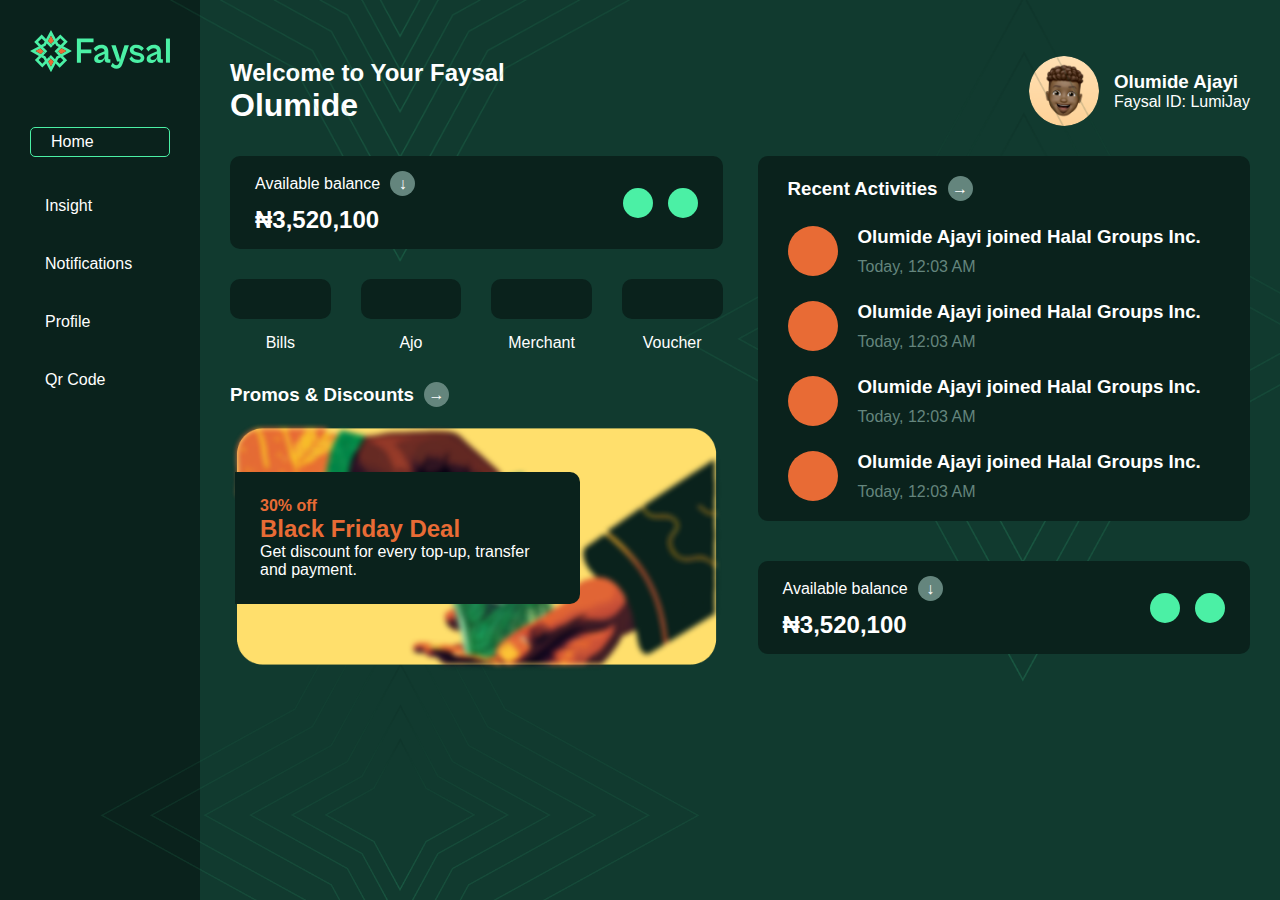
<file: index.html>
<!DOCTYPE html>
<html lang="en">

<head>
    <meta charset="UTF-8">
    <meta http-equiv="X-UA-Compatible" content="IE=edge">
    <meta name="viewport" content="width=device-width, initial-scale=1.0">
    <title>Dashboard</title>
</head>
<link href="https://fonts.cdnfonts.com/css/br-firma" rel="stylesheet">
<link rel="stylesheet" href="https://cdnjs.cloudflare.com/ajax/libs/font-awesome/6.2.1/css/all.min.css"
    integrity="sha512-MV7K8+y+gLIBoVD59lQIYicR65iaqukzvf/nwasF0nqhPay5w/9lJmVM2hMDcnK1OnMGCdVK+iQrJ7lzPJQd1w=="
    crossorigin="anonymous" referrerpolicy="no-referrer" />
<link rel="stylesheet" href="style.css">

<body>
    <img src="/image/topStar.png" alt="" class="topStar">
    <img src="/image/rightStar.png" alt="" class="rightStar">
    <img src="/image/bottomStar.png" alt="" class="bottomStar">
    <div class="grid-container">
        <header class="header">
            <div class="header__logo">
                <img src="image/Logo.svg" alt="">
            </div>
            <div class="header__menue">
                <button id="showNav">
                    <i class="fas fa-bars-staggered"></i>
                </button>
            </div>
        </header>
        <!-- Sidebar Start -->
        <aside class="sidebar" id="sidebar">
            <div class="logo">
                <img src="image/Logo.svg" alt="Logo">
                <button id="closeNav">X</button>
            </div>
            <ul class="menues">
                <li class="menueItems">
                    <a href="/" class="active">
                        <i class="fas fa-home"></i> <span>Home</span>
                    </a>
                </li>
                <li class="menueItems">
                    <a href="/">
                        <i class="fas fa-chart-pie"></i> <span>Insight</span>
                    </a>
                </li>
                <li class="menueItems">
                    <a href="/" title="Notification">
                        <i class="fas fa-bell"></i> <span>Notifications</span>
                    </a>
                </li>
                <li class="menueItems">
                    <a href="/">
                        <i class="fas fa-user"></i> <span>Profile</span>
                    </a>
                </li>
                <li class="menueItems">
                    <a href="/">
                        <i class="fas fa-qrcode"></i> <span>Qr Code</span>
                    </a>
                </li>
            </ul>
        </aside>
        <!-- Sidebar Ends -->

        <!-- main Start -->
        <main class="main-container">

            <div class="userInfo">
                <div class="userInfo__left">
                    <h2>Welcome to Your Faysal</h2>
                    <h1>Olumide</h1>
                </div>
                <div class="userInfo__right">
                    <div class="profileImg">
                        <img src="/image/profile.png" alt="">
                    </div>
                    <div class="userName">
                        <h3>Olumide Ajayi</h3>
                        <p>Faysal ID: LumiJay</p>
                    </div>
                </div>
            </div>
            <div class="activities">
                <div class="left__activities">
                    <div class="balance">
                        <div class="balance__left">
                            <div class="balance__tag">
                                <p>Available balance</p>
                                <span>&#8595;</span>
                            </div>
                            <div class="balance__amount">
                                <h2>₦3,520,100</h2>
                            </div>
                        </div>
                        <div class="balance__right">
                            <div>
                                <i class="fas fa-paper-plane"></i>
                            </div>
                            <div>
                                <i class="fas fa-chevron-right"></i>
                            </div>
                        </div>
                    </div>
                    <div class="activities__nav">
                        <div class="activity">
                            <div class="activity__info">
                                <i class="fas fa-credit-card"></i>
                            </div>
                            <p>Bills</p>
                        </div>
                        <div class="activity">
                            <div class="activity__info">
                                <i class="fas fa-lock"></i>
                            </div>
                            <p>Ajo</p>
                        </div>
                        <div class="activity">
                            <div class="activity__info">
                                <i class="fas fa-cart-shopping"></i>
                            </div>
                            <p>Merchant</p>
                        </div>
                        <div class="activity">
                            <div class="activity__info">
                                <i class="fas fa-credit-card"></i>
                            </div>
                            <p>Voucher</p>
                        </div>
                    </div>
                    <div class="promo__nav">
                        <div class="balance__tag">
                            <h3>Promos & Discounts</h3>
                            <span>&#8594;</span>
                        </div>
                        <div class="promo__card">
                            <img src="image/exchange.png" alt="">
                            <div class="promo__info">
                                <h4>30% off</h4>
                                <h2>Black Friday Deal</h2>
                                <p>Get discount for every top-up,
                                    transfer and payment.</p>
                            </div>
                        </div>
                    </div>
                </div>
                <div class="right__activities">
                    <div class="recent__activities">
                        <div class="balance__tag">
                            <h3>Recent Activities</h3>
                            <span>&#8594;</span>
                        </div>
                        <div class="recent__activity">
                            <div class="recent__bell">
                                <i class="fas fa-bell"></i>
                            </div>
                            <div class="recent__info">
                                <h3>
                                    Olumide Ajayi joined Halal Groups Inc.
                                </h3>
                                <p class="moreInfo">
                                    Today, 12:03 AM
                                </p>
                            </div>
                        </div>
                        <div class="recent__activity">
                            <div class="recent__bell">
                                <i class="fas fa-bell"></i>
                            </div>
                            <div class="recent__info">
                                <h3>
                                    Olumide Ajayi joined Halal Groups Inc.
                                </h3>
                                <p class="moreInfo">
                                    Today, 12:03 AM
                                </p>
                            </div>
                        </div>
                        <div class="recent__activity">
                            <div class="recent__bell">
                                <i class="fas fa-bell"></i>
                            </div>
                            <div class="recent__info">
                                <h3>
                                    Olumide Ajayi joined Halal Groups Inc.
                                </h3>
                                <p class="moreInfo">
                                    Today, 12:03 AM
                                </p>
                            </div>
                        </div>
                        <div class="recent__activity">
                            <div class="recent__bell">
                                <i class="fas fa-bell"></i>
                            </div>
                            <div class="recent__info">
                                <h3>
                                    Olumide Ajayi joined Halal Groups Inc.
                                </h3>
                                <p class="moreInfo">
                                    Today, 12:03 AM
                                </p>
                            </div>
                        </div>
                    </div>
                    <div class="balance">
                        <div class="balance__left">
                            <div class="balance__tag">
                                <p>Available balance</p>
                                <span>&#8595;</span>
                            </div>
                            <div class="balance__amount">
                                <h2>₦3,520,100</h2>
                            </div>
                        </div>
                        <div class="balance__right">
                            <div>
                                <i class="fas fa-paper-plane"></i>
                            </div>
                            <div>
                                <i class="fas fa-chevron-right"></i>
                            </div>
                        </div>
                    </div>
                </div>
            </div>
        </main>
        <!-- main Ends -->

    </div>

    <script src="./script.js"></script>
    <!-- <script src="https://cdn.jsdelivr.net/npm/apexcharts"></script> -->
</body>

</html>
</file>
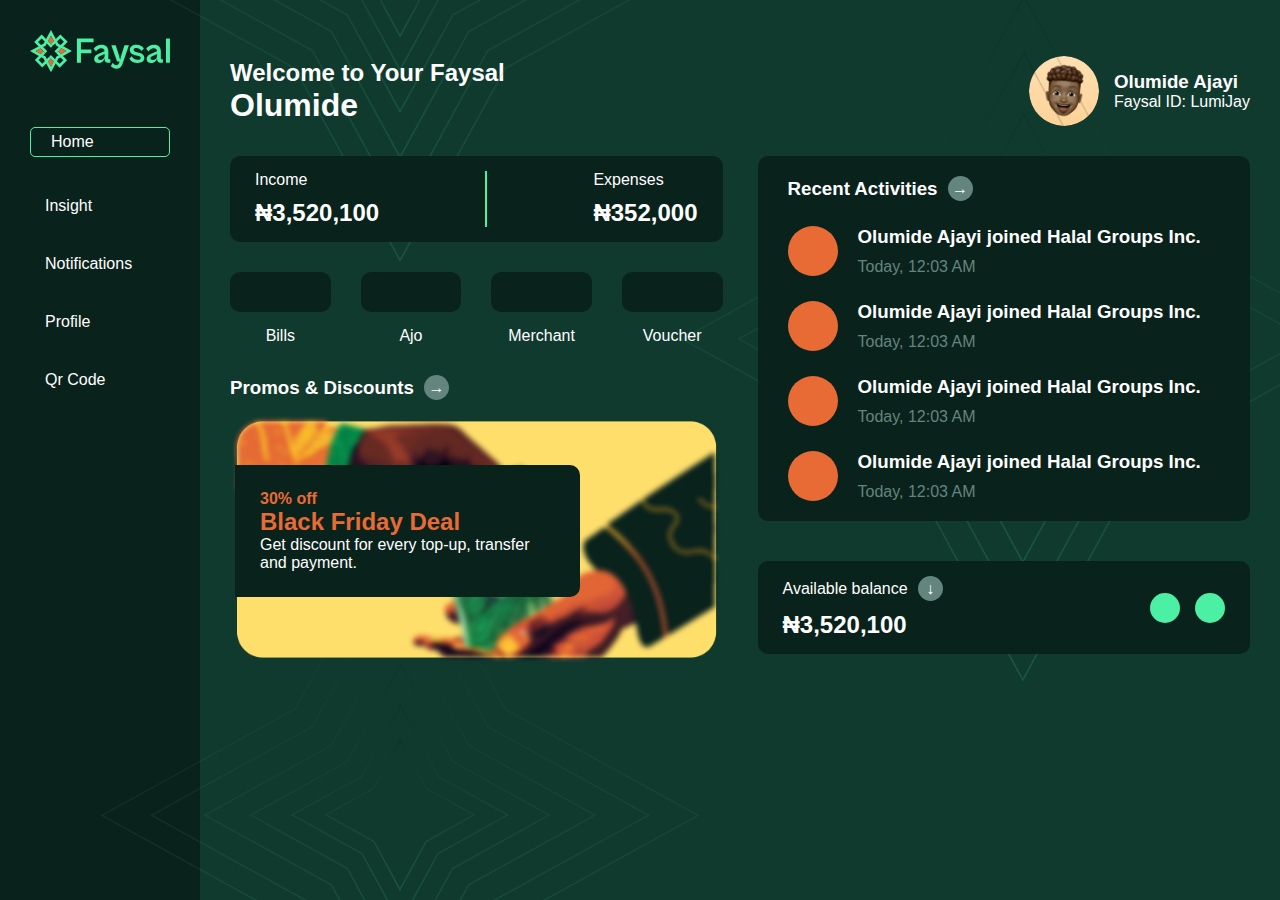
<file: insight.html>
<!DOCTYPE html>
<html lang="en">

<head>
    <meta charset="UTF-8">
    <meta http-equiv="X-UA-Compatible" content="IE=edge">
    <meta name="viewport" content="width=device-width, initial-scale=1.0">
    <title>Dashboard</title>
</head>
<link href="https://fonts.cdnfonts.com/css/br-firma" rel="stylesheet">
<link rel="stylesheet" href="https://cdnjs.cloudflare.com/ajax/libs/font-awesome/6.2.1/css/all.min.css"
    integrity="sha512-MV7K8+y+gLIBoVD59lQIYicR65iaqukzvf/nwasF0nqhPay5w/9lJmVM2hMDcnK1OnMGCdVK+iQrJ7lzPJQd1w=="
    crossorigin="anonymous" referrerpolicy="no-referrer" />
<link rel="stylesheet" href="style.css">
<link rel="stylesheet" href="insight.css">

<body>
    <img src="/image/topStar.png" alt="" class="topStar">
    <img src="/image/rightStar.png" alt="" class="rightStar">
    <img src="/image/bottomStar.png" alt="" class="bottomStar">
    <div class="grid-container">
        <header class="header">
            <div class="header__logo">
                <img src="image/Logo.svg" alt="">
            </div>
            <div class="header__menue">
                <button id="showNav">
                    <i class="fas fa-bars-staggered"></i>
                </button>
            </div>
        </header>
        <!-- Sidebar Start -->
        <aside class="sidebar" id="sidebar">
            <div class="logo">
                <img src="image/Logo.svg" alt="Logo">
                <button id="closeNav">X</button>
            </div>
            <ul class="menues">
                <li class="menueItems">
                    <a href="/" class="active">
                        <i class="fas fa-home"></i> <span>Home</span>
                    </a>
                </li>
                <li class="menueItems">
                    <a href="/">
                        <i class="fas fa-chart-pie"></i> <span>Insight</span>
                    </a>
                </li>
                <li class="menueItems">
                    <a href="/" title="Notification">
                        <i class="fas fa-bell"></i> <span>Notifications</span>
                    </a>
                </li>
                <li class="menueItems">
                    <a href="/">
                        <i class="fas fa-user"></i> <span>Profile</span>
                    </a>
                </li>
                <li class="menueItems">
                    <a href="/">
                        <i class="fas fa-qrcode"></i> <span>Qr Code</span>
                    </a>
                </li>
            </ul>
        </aside>
        <!-- Sidebar Ends -->

        <!-- main Start -->
        <main class="main-container">

            <div class="userInfo">
                <div class="userInfo__left">
                    <h2>Welcome to Your Faysal</h2>
                    <h1>Olumide</h1>
                </div>
                <div class="userInfo__right">
                    <div class="profileImg">
                        <img src="/image/profile.png" alt="">
                    </div>
                    <div class="userName">
                        <h3>Olumide Ajayi</h3>
                        <p>Faysal ID: LumiJay</p>
                    </div>
                </div>
            </div>
            <div class="activities">
                <div class="left__activities">
                    <div class="balance">
                        <div class="balance__left">
                            <div class="balance__tag">
                                <p>Income</p>
                            </div>
                            <div class="balance__amount">
                                <h2>₦3,520,100</h2>
                            </div>

                        </div>
                        <hr>
                        <div class="balance__left">
                            <div class="balance__tag">
                                <p>Expenses</p>
                            </div>
                            <div class="balance__amount">
                                <h2>₦352,000</h2>
                            </div>

                        </div>
                    </div>
                    <div class="activities__nav">
                        <div class="activity">
                            <div class="activity__info">
                                <i class="fas fa-credit-card"></i>
                            </div>
                            <p>Bills</p>
                        </div>
                        <div class="activity">
                            <div class="activity__info">
                                <i class="fas fa-lock"></i>
                            </div>
                            <p>Ajo</p>
                        </div>
                        <div class="activity">
                            <div class="activity__info">
                                <i class="fas fa-cart-shopping"></i>
                            </div>
                            <p>Merchant</p>
                        </div>
                        <div class="activity">
                            <div class="activity__info">
                                <i class="fas fa-credit-card"></i>
                            </div>
                            <p>Voucher</p>
                        </div>
                    </div>
                    <div class="promo__nav">
                        <div class="balance__tag">
                            <h3>Promos & Discounts</h3>
                            <span>&#8594;</span>
                        </div>
                        <div class="promo__card">
                            <img src="image/exchange.png" alt="">
                            <div class="promo__info">
                                <h4>30% off</h4>
                                <h2>Black Friday Deal</h2>
                                <p>Get discount for every top-up,
                                    transfer and payment.</p>
                            </div>
                        </div>
                    </div>
                </div>
                <div class="right__activities">
                    <div class="recent__activities">
                        <div class="balance__tag">
                            <h3>Recent Activities</h3>
                            <span>&#8594;</span>
                        </div>
                        <div class="recent__activity">
                            <div class="recent__bell">
                                <i class="fas fa-bell"></i>
                            </div>
                            <div class="recent__info">
                                <h3>
                                    Olumide Ajayi joined Halal Groups Inc.
                                </h3>
                                <p class="moreInfo">
                                    Today, 12:03 AM
                                </p>
                            </div>
                        </div>
                        <div class="recent__activity">
                            <div class="recent__bell">
                                <i class="fas fa-bell"></i>
                            </div>
                            <div class="recent__info">
                                <h3>
                                    Olumide Ajayi joined Halal Groups Inc.
                                </h3>
                                <p class="moreInfo">
                                    Today, 12:03 AM
                                </p>
                            </div>
                        </div>
                        <div class="recent__activity">
                            <div class="recent__bell">
                                <i class="fas fa-bell"></i>
                            </div>
                            <div class="recent__info">
                                <h3>
                                    Olumide Ajayi joined Halal Groups Inc.
                                </h3>
                                <p class="moreInfo">
                                    Today, 12:03 AM
                                </p>
                            </div>
                        </div>
                        <div class="recent__activity">
                            <div class="recent__bell">
                                <i class="fas fa-bell"></i>
                            </div>
                            <div class="recent__info">
                                <h3>
                                    Olumide Ajayi joined Halal Groups Inc.
                                </h3>
                                <p class="moreInfo">
                                    Today, 12:03 AM
                                </p>
                            </div>
                        </div>
                    </div>
                    <div class="balance">
                        <div class="balance__left">
                            <div class="balance__tag">
                                <p>Available balance</p>
                                <span>&#8595;</span>
                            </div>
                            <div class="balance__amount">
                                <h2>₦3,520,100</h2>
                            </div>
                        </div>
                        <div class="balance__right">
                            <div>
                                <i class="fas fa-paper-plane"></i>
                            </div>
                            <div>
                                <i class="fas fa-chevron-right"></i>
                            </div>
                        </div>
                    </div>
                </div>
            </div>
        </main>
        <!-- main Ends -->

    </div>

    <!-- <script src="https://cdn.jsdelivr.net/npm/apexcharts"></script> -->
    <script src="script.js"></script>
</body>

</html>
</file>
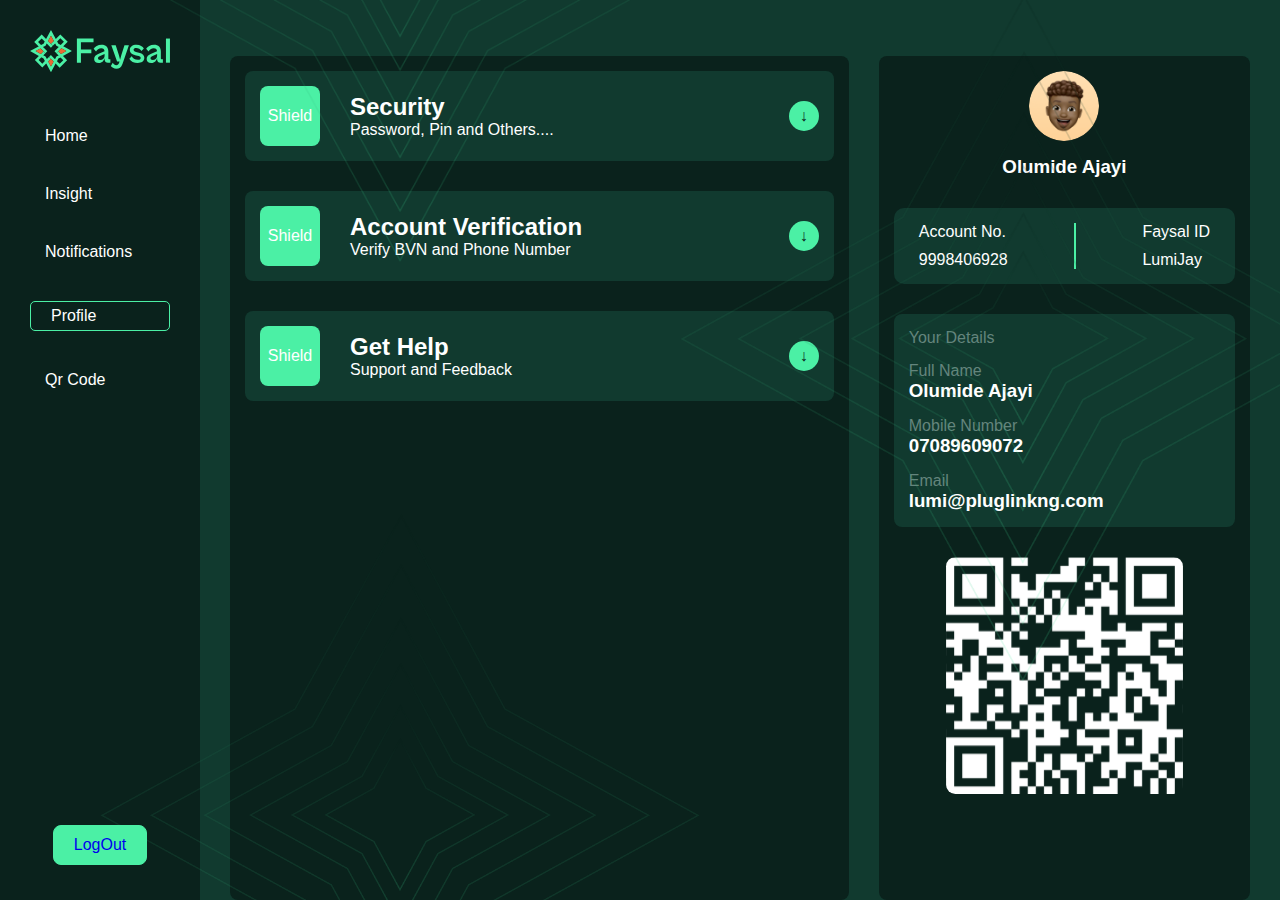
<file: profile.html>
<!DOCTYPE html>
<html lang="en">

<head>
    <meta charset="UTF-8">
    <meta http-equiv="X-UA-Compatible" content="IE=edge">
    <meta name="viewport" content="width=device-width, initial-scale=1.0">
    <title>Dashboard</title>
</head>
<link href="https://fonts.cdnfonts.com/css/br-firma" rel="stylesheet">
<link rel="stylesheet" href="https://cdnjs.cloudflare.com/ajax/libs/font-awesome/6.2.1/css/all.min.css"
    integrity="sha512-MV7K8+y+gLIBoVD59lQIYicR65iaqukzvf/nwasF0nqhPay5w/9lJmVM2hMDcnK1OnMGCdVK+iQrJ7lzPJQd1w=="
    crossorigin="anonymous" referrerpolicy="no-referrer" />
<link rel="stylesheet" href="style.css">
<link rel="stylesheet" href="profile.css">

<body>
    <img src="/image/topStar.png" alt="" class="topStar">
    <img src="/image/rightStar.png" alt="" class="rightStar">
    <img src="/image/bottomStar.png" alt="" class="bottomStar">
    <div class="grid-container">
        <header class="header">
            <div class="header__logo">
                <img src="image/Logo.svg" alt="">
            </div>
            <div class="header__menue">
                <button id="showNav">
                    <i class="fas fa-bars-staggered"></i>
                </button>
            </div>
        </header>
        <!-- Sidebar Start -->
        <aside class="sidebar" id="sidebar">
            <div class="logo">
                <img src="image/Logo.svg" alt="Logo">
                <button id="closeNav">X</button>
            </div>
            <ul class="menues">
                <li class="menueItems">
                    <a href="/">
                        <i class="fas fa-home"></i> <span>Home</span>
                    </a>
                </li>
                <li class="menueItems">
                    <a href="/">
                        <i class="fas fa-chart-pie"></i> <span>Insight</span>
                    </a>
                </li>
                <li class="menueItems">
                    <a href="/" title="Notification">
                        <i class="fas fa-bell"></i> <span>Notifications</span>
                    </a>
                </li>
                <li class="menueItems">
                    <a href="/" class="active">
                        <i class="fas fa-user"></i> <span>Profile</span>
                    </a>
                </li>
                <li class="menueItems">
                    <a href="/">
                        <i class="fas fa-qrcode"></i> <span>Qr Code</span>
                    </a>
                </li>
            </ul>
            <li class="logout">
                <a href="/">
                    <span>LogOut</span>
                </a>
            </li>
        </aside>
        <!-- Sidebar Ends -->

        <!-- main Start -->
        <main class="main-container">
            <div class="activities">
                <div class="activityInfo">
                    <div class="activity__top">
                        <div class="activityInfo__left">
                            <div class="activity__tag">
                                <div class="tagIcon">
                                    <!-- <i class="fas fa-shield"></i> -->
                                    <p>Shield</p>
                                </div>
                                <div>
                                    <h2>Security</h2>
                                    <p>Password, Pin and Others....</p>
                                </div>

                            </div>
                        </div>
                        <div class="activityInfo__right">
                            <div class="balance__right moreData">
                                <div>
                                    &#8595;
                                </div>
                            </div>
                        </div>
                    </div>
                    <div class="activity__hidden">
                        <div class="general">
                            <div class="transaction">
                                <button class="btn" id="password">Password</button>
                                <button class="btn" id="transaction">Transaction Pin</button>
                            </div>
                            <br>
                            <hr><br>
                            <form class="passwordInfo" action="">
                                <p>Current Password</p>
                                <div class="password">
                                    <input id="oldPasswordValue" type="password" value="Password">
                                    <button type="button" class="showOldPassword">
                                        <i class="fas fa-eye"></i>
                                    </button>
                                </div>
                                <p>New Password</p>
                                <div class="password">
                                    <input id="newPasswordValue" type="password" value="Password">
                                    <button type="button" class="showNewPassword">
                                        <i class="fas fa-eye"></i>
                                    </button>
                                </div>
                                <button type="submit" class="btn">Submit</button>
                            </form>
                            <form class="transactionInfo" action="">
                                <p>Current Transaction</p>
                                <div class="password">
                                    <input id="oldPasswordValue" type="password" value="Password">
                                    <button type="button" class="showOldPassword">
                                        <i class="fas fa-eye"></i>
                                    </button>
                                </div>
                                <p>New Password</p>
                                <div class="password">
                                    <input id="newPasswordValue" type="password" value="Password">
                                    <button type="button" class="showNewPassword">
                                        <i class="fas fa-eye"></i>
                                    </button>
                                </div>
                                <button type="submit" class="btn">Submit</button>
                            </form>
                        </div>
                    </div>
                </div>
                <div class="activityInfo">
                    <div class="activity__top">
                        <div class="activityInfo__left">
                            <div class="activity__tag">
                                <div class="tagIcon">
                                    <!-- <i class="fas fa-shield"></i> -->
                                    <p>Shield</p>
                                </div>
                                <div>
                                    <h2>Account Verification</h2>
                                    <p>Verify BVN and Phone Number</p>
                                </div>

                            </div>
                        </div>
                        <div class="activityInfo__right">
                            <div class="balance__right moreData">
                                <div>
                                    &#8595;
                                </div>
                            </div>
                        </div>
                    </div>
                    <div class="activity__hidden">
                        Lorem ipsum dolor sit amet consectetur adipisicing elit. Rem deleniti dolore quaerat ipsum dolor
                        debitis eius cupiditate vero quos consequuntur exercitationem explicabo placeat laborum
                        repudiandae odio, excepturi fugiat vitae error.
                        Suscipit dicta facere perspiciatis asperiores. Voluptatum ex commodi quod porro expedita ea
                        quasi excepturi. Ipsa itaque odit ea natus praesentium unde eius fugit aliquid provident, iure
                        ut nesciunt, optio dolores.
                        Harum doloribus quas eius omnis, molestiae fugiat? Culpa animi reiciendis porro, ex ipsa dicta
                        consequuntur eveniet quis maxime sint eius vel amet pariatur magni possimus deserunt cum,
                        repudiandae soluta labore.
                        Culpa nobis unde, corporis reiciendis neque exercitationem tempora officiis placeat voluptas et
                        dignissimos nihil mollitia magni eveniet voluptates eaque. Facere ex, iure animi excepturi ipsam
                        pariatur voluptatibus. Fugit, velit dolore?
                        Doloremque nostrum nemo, sint exercitationem incidunt delectus asperiores nihil corrupti magni
                        molestiae accusamus blanditiis, reprehenderit assumenda quis perferendis. Molestias doloremque
                        natus eum architecto odit corporis neque nesciunt dignissimos excepturi error.
                    </div>
                </div>
                <div class="activityInfo">
                    <div class="activity__top">
                        <div class="activityInfo__left">
                            <div class="activity__tag">
                                <div class="tagIcon">
                                    <!-- <i class="fas fa-shield"></i> -->
                                    <p>Shield</p>
                                </div>
                                <div>
                                    <h2>Get Help</h2>
                                    <p>Support and Feedback</p>
                                </div>

                            </div>
                        </div>
                        <div class="activityInfo__right">
                            <div class="balance__right moreData">
                                <div>
                                    &#8595;
                                </div>
                            </div>
                        </div>
                    </div>
                    <div class="activity__hidden">
                        Lorem ipsum dolor sit amet consectetur adipisicing elit. Rem deleniti dolore quaerat ipsum dolor
                        debitis eius cupiditate vero quos consequuntur exercitationem explicabo placeat laborum
                        repudiandae odio, excepturi fugiat vitae error.
                        Suscipit dicta facere perspiciatis asperiores. Voluptatum ex commodi quod porro expedita ea
                        quasi excepturi. Ipsa itaque odit ea natus praesentium unde eius fugit aliquid provident, iure
                        ut nesciunt, optio dolores.
                        Harum doloribus quas eius omnis, molestiae fugiat? Culpa animi reiciendis porro, ex ipsa dicta
                        consequuntur eveniet quis maxime sint eius vel amet pariatur magni possimus deserunt cum,
                        repudiandae soluta labore.
                        Culpa nobis unde, corporis reiciendis neque exercitationem tempora officiis placeat voluptas et
                        dignissimos nihil mollitia magni eveniet voluptates eaque. Facere ex, iure animi excepturi ipsam
                        pariatur voluptatibus. Fugit, velit dolore?
                        Doloremque nostrum nemo, sint exercitationem incidunt delectus asperiores nihil corrupti magni
                        molestiae accusamus blanditiis, reprehenderit assumenda quis perferendis. Molestias doloremque
                        natus eum architecto odit corporis neque nesciunt dignissimos excepturi error.
                    </div>
                </div>
            </div>
            <div class="activities__profile">
                <div class="profile__head">
                    <div class="profileImg">
                        <img src="/image/profile.png" alt="">
                    </div>
                    <div class="userName">
                        <h3>Olumide Ajayi</h3>
                    </div>
                </div>
                <div class="balance">
                    <div class="balance__left">
                        <div class="balance__tag">
                            <p>Account No.</p>
                        </div>
                        <div class="balance__amount">
                            <p>9998406928</p>
                        </div>

                    </div>
                    <hr>
                    <div class="balance__left">
                        <div class="balance__tag">
                            <p>Faysal ID</p>
                        </div>
                        <div class="balance__amount">
                            <p>LumiJay</p>
                        </div>

                    </div>
                </div>
                <div class="moreInfo">
                    <div class="moreInfo__head">
                        <p>Your Details</p>
                        <i class="fas fa-pencil"></i>
                    </div>
                    <div class="rest">
                        <p class="">Full Name</p>
                        <h3>Olumide Ajayi</h3>
                    </div>
                    <div class="rest">
                        <p class="">Mobile Number</p>
                        <h3>07089609072</h3>
                    </div>
                    <div class="rest">
                        <p class="">Email</p>
                        <h3>lumi@pluglinkng.com</h3>
                    </div>
                </div>
                <div class="qrBar">
                    <img src="image/qrCode.svg" alt="qr code">
                </div>
            </div>
        </main>
        <!-- main Ends -->

    </div>
    <script src="script.js"></script>
</body>

</html>
</file>
<file: style.css>
* {
    margin: 0;
    padding: 0;
    box-sizing: border-box;
    font-family: 'BR Firma', sans-serif;
    list-style-type: none;
    text-decoration: none;
}

:root {
    --orange-color: #E86B35;
    --primary-color: #113A2F;
    --dark-green: #0A221C;
    --very-light-green: #4BF0A5;
    --white-color: #fff;
    --grey-color: #64857D;
    --gradient-ss: linear-gradient(180deg, rgba(10, 34, 28, 0.17) 0%, rgba(75, 240, 165, 0.17) 100%);
}

.flex {
    display: flex;
}

.block {
    display: block;
}

.moreInfo {
    color: var(--grey-color);
}

.menues a:hover,
.active {
    border-radius: 5px;
    color: var(--very-light-green);
    padding: 5px;
    border: 1px solid var(--very-light-green);
}

#showNav,
#closeNav {
    padding: 10px;
}

body {
    width: 100%;
    overflow: hidden;
    height: 100vh;
    position: relative;
    background: var(--primary-color);
    color: var(--white-color);
}



.grid-container {
    width: 100%;
    height: 100%;
    display: grid;
    grid-template-columns: 200px 1fr 1fr 1fr;
    grid-template-rows: 0.2fr 3fr;
    grid-template-areas:
        "sidebar header header header"
        "sidebar main main main"
    ;
}

.header {
    display: none;
    grid-area: header;
    height: 70px;
    width: 100%;
    align-items: center;
    justify-content: space-between;
    padding: 30px;
}

#closeNav {
    display: none;
}

.sidebar {
    grid-area: sidebar;
    background: var(--dark-green);
    height: 100%;
    padding-top: 30px;
    display: flex;
    align-items: center;
    flex-direction: column;
    gap: 50px;
}

.menues {
    display: flex;
    justify-content: start;
    flex-direction: column;
    gap: 40px;
    width: 70%;
}


.main-container {
    width: 100%;
    overflow-y: auto;
    grid-area: main;
    background: var(--primary-color);
    padding: 0 30px;
    display: flex;
    flex-direction: column;
    gap: 30px;
    align-items: flex-start;
    height: 100%;
}

.topStar,
.bottomStar,
.rightStar {
    /* z-index: -2; */
    width: 600px;
    position: absolute;
}

.topStar {
    top: 0;
    left: 100px;
}

.bottomStar {
    left: 100px;
    bottom: 0;
}

.rightStar {
    right: 0;
}

.logo {
    width: 70%;
}

.logo img {
    width: 100%;
}

.menueItems a {
    transition: all 0.5s ease-out;
    display: flex;
    align-items: center;
    gap: 15px;
    color: var(--white-color);
}

.userInfo {
    width: 100%;
    display: flex;
    align-items: center;
    justify-content: space-between;
}

.userInfo__right {
    display: flex;
    align-Items: center;
    gap: 15px;
}

.profileImg {
    width: 70px;
    height: 70px;
}

.profileImg img {
    width: 100%;
    height: 100%;
    border-radius: 50%;
}

.activities {
    width: 100%;
    display: grid;
    grid-template-columns: 1fr 1fr;
    gap: 35px;
}

.left__activities {
    width: 100%;
    z-index: 1;
    display: flex;
    flex-direction: column;
    gap: 30px;
}

.balance {
    padding: 15px 25px;
    border-radius: 10px;
    background: var(--dark-green);
    display: flex;
    align-items: center;
    justify-content: space-between;
}

.balance__right div i {
    font-size: 100%;
}

.balance__right div {
    padding: 5px;
    height: 30px;
    width: 30px;
    display: flex;
    align-items: center;
    justify-content: center;
    border-radius: 50%;
    background: var(--very-light-green);
}

.balance__left {
    display: flex;
    flex-direction: column;
    gap: 10px;
}

.balance__right {
    display: flex;
    align-items: center;
    gap: 15px;
}

.balance__right div i {
    color: #000;
}

.balance__tag span {
    height: 25px;
    width: 25px;
    display: flex;
    align-items: center;
    justify-content: center;
    border-radius: 50%;
    background: var(--grey-color);
}

.balance__tag {
    display: flex;
    align-items: center;
    gap: 10px;
}

.activities__nav {
    width: 100%;
    display: grid;
    grid-template-columns: repeat(4, 1fr);
    align-items: center;
    gap: 30px;
    justify-content: space-between;
}

.activity {
    display: flex;
    flex-direction: column;
    align-items: center;
    justify-content: center;
    gap: 15px;
}

.activity__info {
    display: flex;
    align-items: center;
    justify-content: center;
    width: 100%;
    background: var(--dark-green);
    padding: 20px;
    border-radius: 10px;
}

.promo__nav {
    display: flex;
    flex-direction: column;
    gap: 15px;
}

.promo__card {
    position: relative;
}

.promo__card img {
    width: 100%;
}

.promo__info h4,
.promo__info h2 {
    color: var(--orange-color);
}

.promo__info {
    width: 70%;
    border-top-right-radius: 10px;
    border-bottom-right-radius: 10px;
    /* transform: translate(-50, -50); */
    top: 50px;
    left: 5px;
    padding: 25px;
    background: var(--dark-green);
    position: absolute;
}

.recent__activity {
    display: flex;
    align-items: center;
    gap: 20px;
}

.recent__activities {
    border-radius: 10px;
    display: flex;
    flex-direction: column;
    gap: 25px;
    padding: 20px 30px;
    background: var(--dark-green);
}

.right__activities {
    display: flex;
    flex-direction: column;
    gap: 40px;
    z-index: 1;
}

.recent__bell {
    width: 50px;
    height: 50px;
    border-radius: 50%;
    display: flex;
    align-items: center;
    justify-content: center;
    background: var(--orange-color);
}

.recent__info {
    display: flex;
    flex-direction: column;
    gap: 10px;
}


@media screen and (max-width: 1100px) {
    .recent__info {
        display: flex;
        flex-direction: column;
        gap: 10px;
    }


}

@media screen and (max-width: 930px) {
    #closeNav {
        display: block;
    }

    .sidebar {
        display: none;
        position: fixed;
        z-index: 3;
        width: 100%;
        left: 0;
    }

    .sidebar .logo img {
        width: 30%;

    }

    .sidebar .logo {
        justify-content: space-between;
        display: flex;
        align-items: center;
        width: 80%;
    }

    .grid-container {

        grid-template-columns: 200px 1fr 1fr 1fr;
        grid-template-rows: 0.2fr 3fr;
        grid-template-areas:
            "header header header header"
            "main main main main"
        ;
    }

    .header {
        display: flex;
    }

    .activities {
        grid-template-columns: 1fr;
    }

}



@media screen and (max-width: 445px) {
    .recent__activity {
        gap: 10px;
    }

    .recent__info {
        gap: 5px;
    }

    .main-container {
        padding: 15px;
    }

    .activities__nav {
        gap: 10px;
        grid-template-columns: repeat(2, 1fr);
    }

    .promo__info {
        top: 5px;
        width: 80%;
    }

    h1 {
        font-size: 1.6em;
    }

    h2 {
        font-size: 1.1em;
    }

    h3 {
        font-size: 0.77em;
    }

    .userInfo {
        flex-direction: column;
        align-items: flex-start;
        gap: 10px;
    }
}

@media screen and (max-width: 550px) {
    h1 {
        font-size: 1.8em;
    }

    h2 {
        font-size: 1.3em;
    }

    h3 {
        font-size: 0.97em;
    }

    .userInfo {
        padding-top: 15px;
    }

    .topStar,
    .bottomStar,
    .rightStar {
        width: 400px;
    }

    .topStar {
        left: 0;
    }

    .bottomStar {
        left: 0;
    }

}


@media screen and (max-width: 370px) {
    .sidebar .logo img {
        width: 40%;

    }

    .balance {
        flex-direction: column;
        align-items: flex-start;
        gap: 5px;
    }

    .balance__left {
        gap: 5px;
    }

    .promo__info {
        width: 100%;
    }

    .recent__bell {
        display: none;
    }
}
</file>
<file: insight.css>
.balance hr {
    height: 100%;
    border: 1px solid var(--very-light-green);
}
</file>
<file: profile.css>
.main-container {
    display: grid;
    grid-template-columns: 1fr 0.6fr;
    gap: 30px;
    grid-template-areas:
        "a b"
        "a b"
    ;
}

.activities {
    grid-area: a;
}

.activities__profile {
    grid-area: b;

}

.main-container i {
    color: var(--primary-color);
}

.activities,
.activities__profile {
    /* gap: 20px; */
    border-radius: 8px;
    padding: 15px;
    height: 100%;
    background: var(--dark-green);
}

.balance__right div {
    cursor: point;
    color: var(--dark-green);
}

.activity__tag {
    display: flex;
    gap: 30px;
    align-items: center;
}


.logout {
    padding: 10px 20px;
    border: 1px solid var(--very-light-green);
    border-radius: 8px;
    background: var(--very-light-green);
    position: absolute;
    bottom: 35px;
}

.activity__hidden {
    display: none;
}

.general hr {
    border: 1px solid var(--very-light-green);
}

.general {
    padding: 15px 5%;
    width: 100%;

}

.activity__tag .tagIcon {
    display: flex;
    align-items: center;
    justify-content: center;
    border-radius: 8px;
    width: 60px;
    height: 60px;
    padding: 10px;
    background: var(--very-light-green);
}

.activity__top {
    display: flex;
    align-items: center;
    justify-content: space-between;
}

.activities {
    display: flex;
    flex-direction: column;
    gap: 30px;
    width: 100%;
}

.activityInfo {
    display: grid;
    gap: 30px;
    padding: 15px;
    border-radius: 8px;
    width: 100%;
    background: var(--primary-color);
}


.transaction {
    display: flex;
}

.transaction .btn#password {
    background: var(--dark-green);
    color: var(--white-color);
}

.password {
    display: flex;
    align-items: center;
    background: var(--dark-green);
    padding: 5px;
    justify-content: space-between;
}

.password i {
    margin-right: 5px;
    color: var(--white-color);
}



.password input::placeholder {
    color: var(--white-color);
    color: var(--white-color);
}


.password input {
    color: var(--white-color);
    width: 80%;
    background: transparent;
    padding: 5px;
    border: none;
    outline: none;
}

.passwordInfo button,
.transactionInfo button {
    background: transparent;
    border: none;
    cursor: pointer;
}

.passwordInfo .btn,
.transactionInfo .btn {
    cursor: pointer;
    background: var(--very-light-green);
    padding: 10px 20px;
    border: 1px solid transparent;
    border-radius: 3px;
}

.passwordInfo,
.transactionInfo {
    color: var(--grey-color);
    display: flex;
    flex-direction: column;
    gap: 15px;
}

.transactionInfo {
    display: none;
}

.transaction .btn {
    cursor: pointer;
    background: var(--very-light-green);
    padding: 10px 20px;
    border: 1px solid transparent;
    border-radius: 3px;
}


.activities__profile {
    width: 100%;
    display: flex;
    align-items: center;
    flex-direction: column;
    gap: 30px;
}

.balance hr {
    height: 100%;
    border: 1px solid var(--very-light-green);
}

.balance {
    width: 100%;
}

.moreInfo h3 {
    color: var(--white-color);
}

.qrBar img {
    width: 70%;
}

.qrBar {
    /* border: 1px solid red; */
    width: 100%;
    display: flex;
    align-items: center;
    justify-content: center;
}

.moreInfo__head {
    display: flex;
    width: 100%;
    align-items: center;
    justify-content: space-between;
}

.moreInfo {
    width: 100%;
    background: var(--primary-color);
    padding: 15px;
    border-radius: 8px;
    display: flex;
    flex-direction: column;
    gap: 15px;
}

.balance {
    background: var(--primary-color);

}

.profile__head {
    gap: 15px;
    width: 100%;
    display: flex;
    flex-direction: column;
    align-items: center;
}

.userName {
    text-align: center;
}


@media screen and (max-width:810px) {
    .main-container {
        grid-template-columns: 1fr;
        grid-template-areas:
            "b"
            "a"
        ;
    }
}

@media screen and (max-width:500px) {
    .activity__tag .tagIcon {
        display: none;
    }
}
</file>
